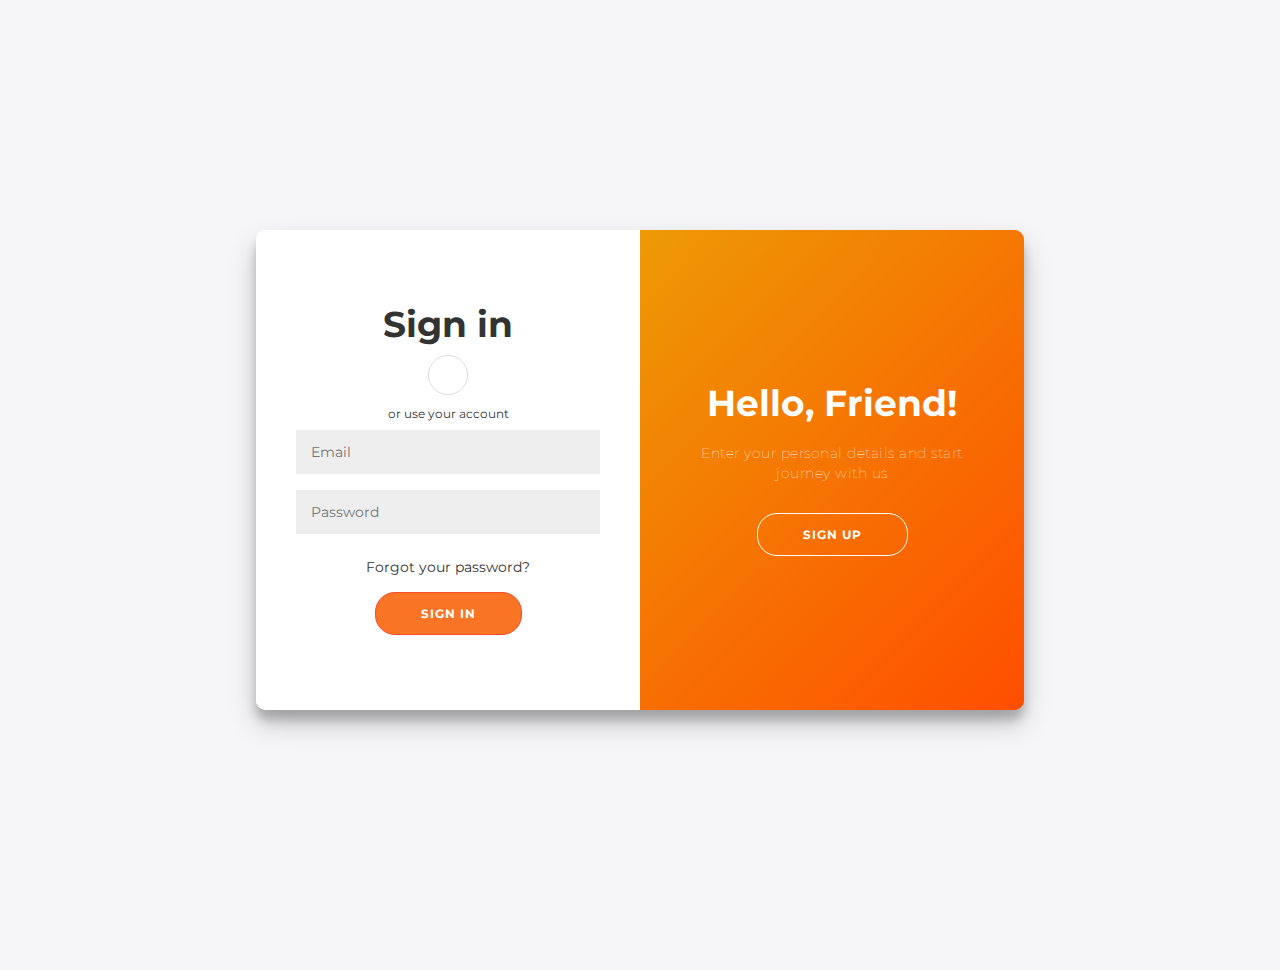
<file: SignIn.html>
<html>
    <head>
        <meta charset="utf-8">
        <meta name="viewport" content="width=device-width, initial-scale=1">
        <link rel="stylesheet" href="https://maxcdn.bootstrapcdn.com/bootstrap/3.4.0/css/bootstrap.min.css">
        <script src="https://ajax.googleapis.com/ajax/libs/jquery/3.4.1/jquery.min.js"></script>
        <script src="https://maxcdn.bootstrapcdn.com/bootstrap/3.4.0/js/bootstrap.min.js"></script>
        <title>Swachh Bharat</title>
        <link href="https://fonts.googleapis.com/css?family=Cinzel+Decorative&display=swap" rel="stylesheet"> 
        <link rel="stylesheet" href="https://cdnjs.cloudflare.com/ajax/libs/font-awesome/4.7.0/css/font-awesome.min.css">
        <link rel="stylesheet" type="text/css" href="SignIn.css">
    </head>
        
    <body>
    <link rel="stylesheet" href="https://use.fontawesome.com/releases/v5.8.1/css/all.css" integrity="sha384-50oBUHEmvpQ+1lW4y57PTFmhCaXp0ML5d60M1M7uH2+nqUivzIebhndOJK28anvf" crossorigin="anonymous">

        <div class="container" id="container">
                <div class="form-container sign-up-container">
                    <form action="#">
                        <h1>Create Account</h1>
                        <div class="social-container">
                            <a href="#" class="social"><i class="fab fa-google-plus-g"></i></a>
                        </div>
                        <span>or use your email for registration</span>
                        <input type="text" placeholder="Name" />
                        <input type="text" placeholder="Phone no." />
                        <input type="email" placeholder="Email" />
                        <input type="password" placeholder="Password" />
                        <button>Sign Up</button>
                    </form>
                </div>
                <div class="form-container sign-in-container">
                    <form action="#">
                        <h1>Sign in</h1>
                        <div class="social-container">
                            <a href="#" class="social"><i class="fab fa-google-plus-g"></i></a>
                        </div>
                        <span>or use your account</span>
                        <input type="email" placeholder="Email" />
                        <input type="password" placeholder="Password" />
                        <a href="#">Forgot your password?</a>
                        <button>Sign In</button>
                    </form>
                </div>
                <div class="overlay-container">
                    <div class="overlay">
                        <div class="overlay-panel overlay-left">
                            <h1>Welcome Back!</h1>
                            <p>To keep connected with us please login with your personal info</p>
                            <button class="ghost" id="signIn">Sign In</button>
                        </div>
                        <div class="overlay-panel overlay-right">
                            <h1>Hello, Friend!</h1>
                            <p>Enter your personal details and start journey with us</p>
                            <button class="ghost" id="signUp">Sign Up</button>
                        </div>
                    </div>
                </div>
            </div>
            <script type="text/javascript" src="SignIn.js"></script>
    </body>

</html>
</file>
<file: SignIn.css>
@import url('https://fonts.googleapis.com/css?family=Montserrat:400,800');

* {
    box-sizing: border-box;
}

body {
    font-family: 'Montserrat', sans-serif;
    background: #f6f5f7;
    display: flex;
    flex-direction: column;
    justify-content: center;
    align-items: center;
    height: 100vh;
    margin: -20px 0 50px;
		margin-top: 20px;
}

h1 {
    font-weight: bold;
    margin: 0;
}

p {
    font-size: 14px;
    font-weight: 100;
    line-height: 20px;
    letter-spacing: .5px;
    margin: 20px 0 30px;
}

span {
    font-size: 12px;
}

a {
    color: #333;
    font-size: 14px;
    text-decoration: none;
    margin: 15px 0;
}

.container {
    background: #fff;
    border-radius: 10px;
    box-shadow: 0 14px 28px rgba(0, 0, 0, .2), 0 10px 10px rgba(0, 0, 0, .2);
    position: relative;
    overflow: hidden;
    width: 768px;
    max-width: 100%;
    min-height: 480px;
}

.form-container form {
    background: #fff;
    display: flex;
    flex-direction: column;
    padding:  0 40px;
    height: 100%;
    justify-content: center;
    align-items: center;
    text-align: center;
}

.social-container {
    margin: 10px 0;
}

.social-container a {
    border: 1px solid #ddd;
    border-radius: 50%;
    display: inline-flex;
    justify-content: center;
    align-items: center;
    margin: 0 5px;
    height: 40px;
    width: 40px;
}

.form-container input {
    background: #eee;
    border: none;
    padding: 12px 15px;
    margin: 8px 0;
    width: 100%;
}

button {
    border-radius: 20px;
    border: 1px solid #ff4b2b;
    background: #F97425;
    color: #fff;
    font-size: 12px;
    font-weight: bold;
    padding: 12px 45px;
    letter-spacing: 1px;
    text-transform: uppercase;
    transition: transform 80ms ease-in;
}

button:active {
    transform: scale(.95);
}

button:focus {
    outline: none;
}

button.ghost {
    background: transparent;
    border-color: #fff;
}

.form-container {
    position: absolute;
    top: 0;
    height: 100%;
    transition: all .6s ease-in-out;
}

.sign-in-container {
    left: 0;
    width: 50%;
    z-index: 2;
}

.sign-up-container {
    left: 0;
    width: 50%;
    z-index: 1;
    opacity: 0;
}

.overlay-container {
    position: absolute;
    top: 0;
    left: 50%;
    width: 50%;
    height: 100%;
    overflow: hidden;
    transition: transform .6s ease-in-out;
    z-index: 100;
}

.overlay {
    background-color: #ff4e00;
    background-image: linear-gradient(315deg, #ff4e00 0%, #ec9f05 74%);
    color: #fff;
    position: relative;
    left: -100%;
    height: 100%;
    width: 200%;
    transform: translateY(0);
    transition: transform .6s ease-in-out;
}

.overlay-panel {
    position: absolute;
    top: 0;
    display: flex;
    flex-direction: column;
    justify-content: center;
    align-items: center;
    padding: 0 40px;
    height: 100%;
    width: 50%;
    text-align: center;
    transform: translateY(0);
    transition: transform .6s ease-in-out;
}

.overlay-right {
    right: 0;
    transform: translateY(0);
}

.overlay-left {
    transform: translateY(-20%);
}

.container.right-panel-active .sign-in-container {
    transform: translateY(100%);
}

.container.right-panel-active .overlay-container {
    transform: translateX(-100%);
}

.container.right-panel-active .sign-up-container {
    transform: translateX(100%);
    opacity: 1;
    z-index: 5;
}

.container.right-panel-active .overlay {
    transform: translateX(50%);
}

.container.right-panel-active .overlay-left {
    transform: translateY(0);
}

.container.right-panel-active .overlay-right {
    transform: translateY(20%);
}

.footer {
	margin-top: 25px;
	text-align: center;
}

.icons {
	display: flex;
	width: 30px;
	height: 30px;
	letter-spacing: 15px;
	align-items: center;
}
</file>
